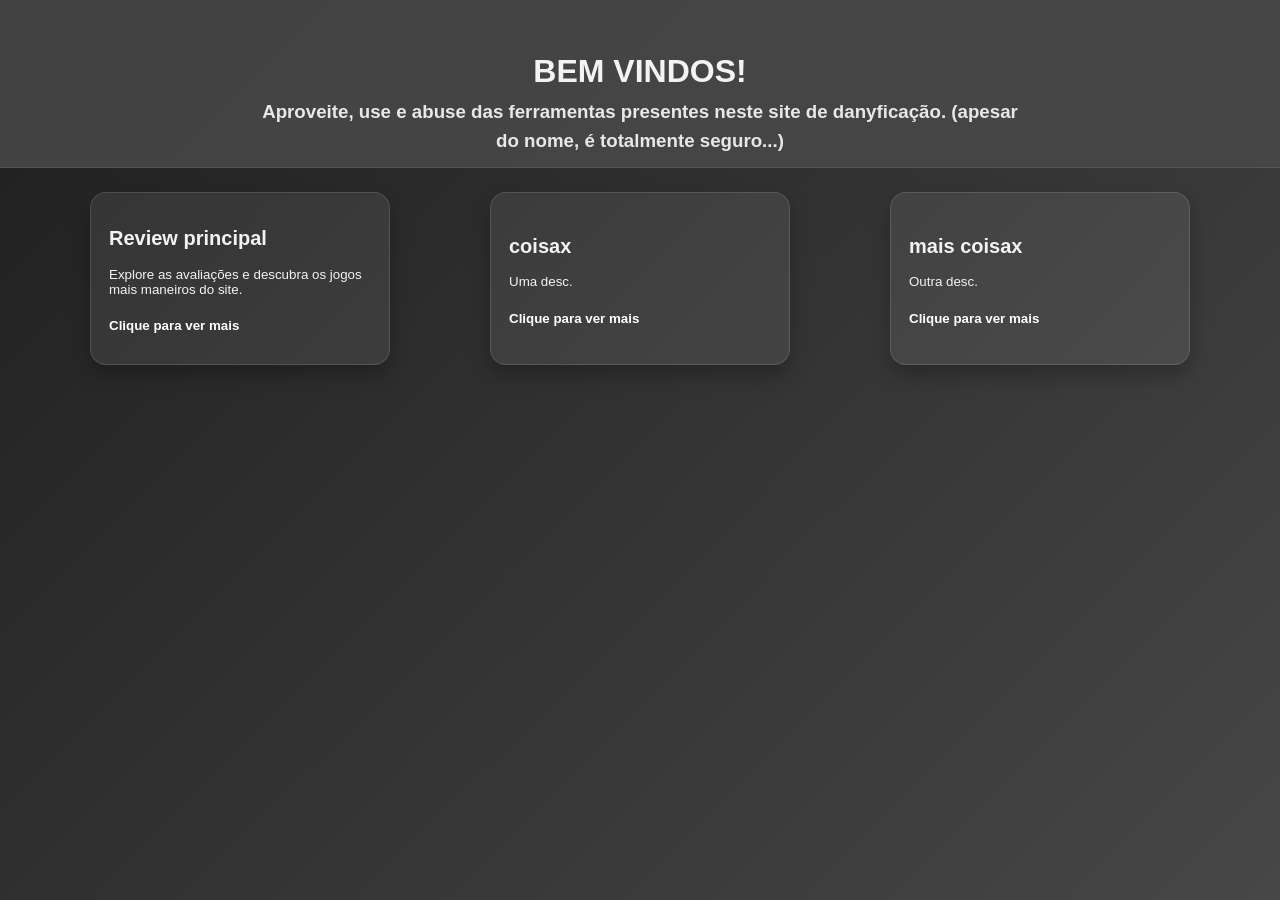
<file: index.html>
<!DOCTYPE html>
<html lang="pt-br">
<head>
    <meta charset="UTF-8">
    <meta name="viewport" content="width=device-width, initial-scale=1.0">
    <title>Danyfication</title>
    <link rel="stylesheet" href="style.css">
</head>
<body>
    <!-- Cabeçalho e texto da página inicial -->
    <div id="header">
        <h1 id="welcome">BEM VINDOS!</h1>
        <h3 id="subtitle">Aproveite, use e abuse das ferramentas presentes neste site de danyficação. (apesar do nome, é totalmente seguro...)</h3>
    </div>

    <!-- Área principal onde os cards de review aparecem -->
    <div id="pag1">
        <div class="CardWrap">
            <div id="ferramentas"></div>
        </div>
    </div>

    <script src="script.js"></script>
</body>
</html>
</file>
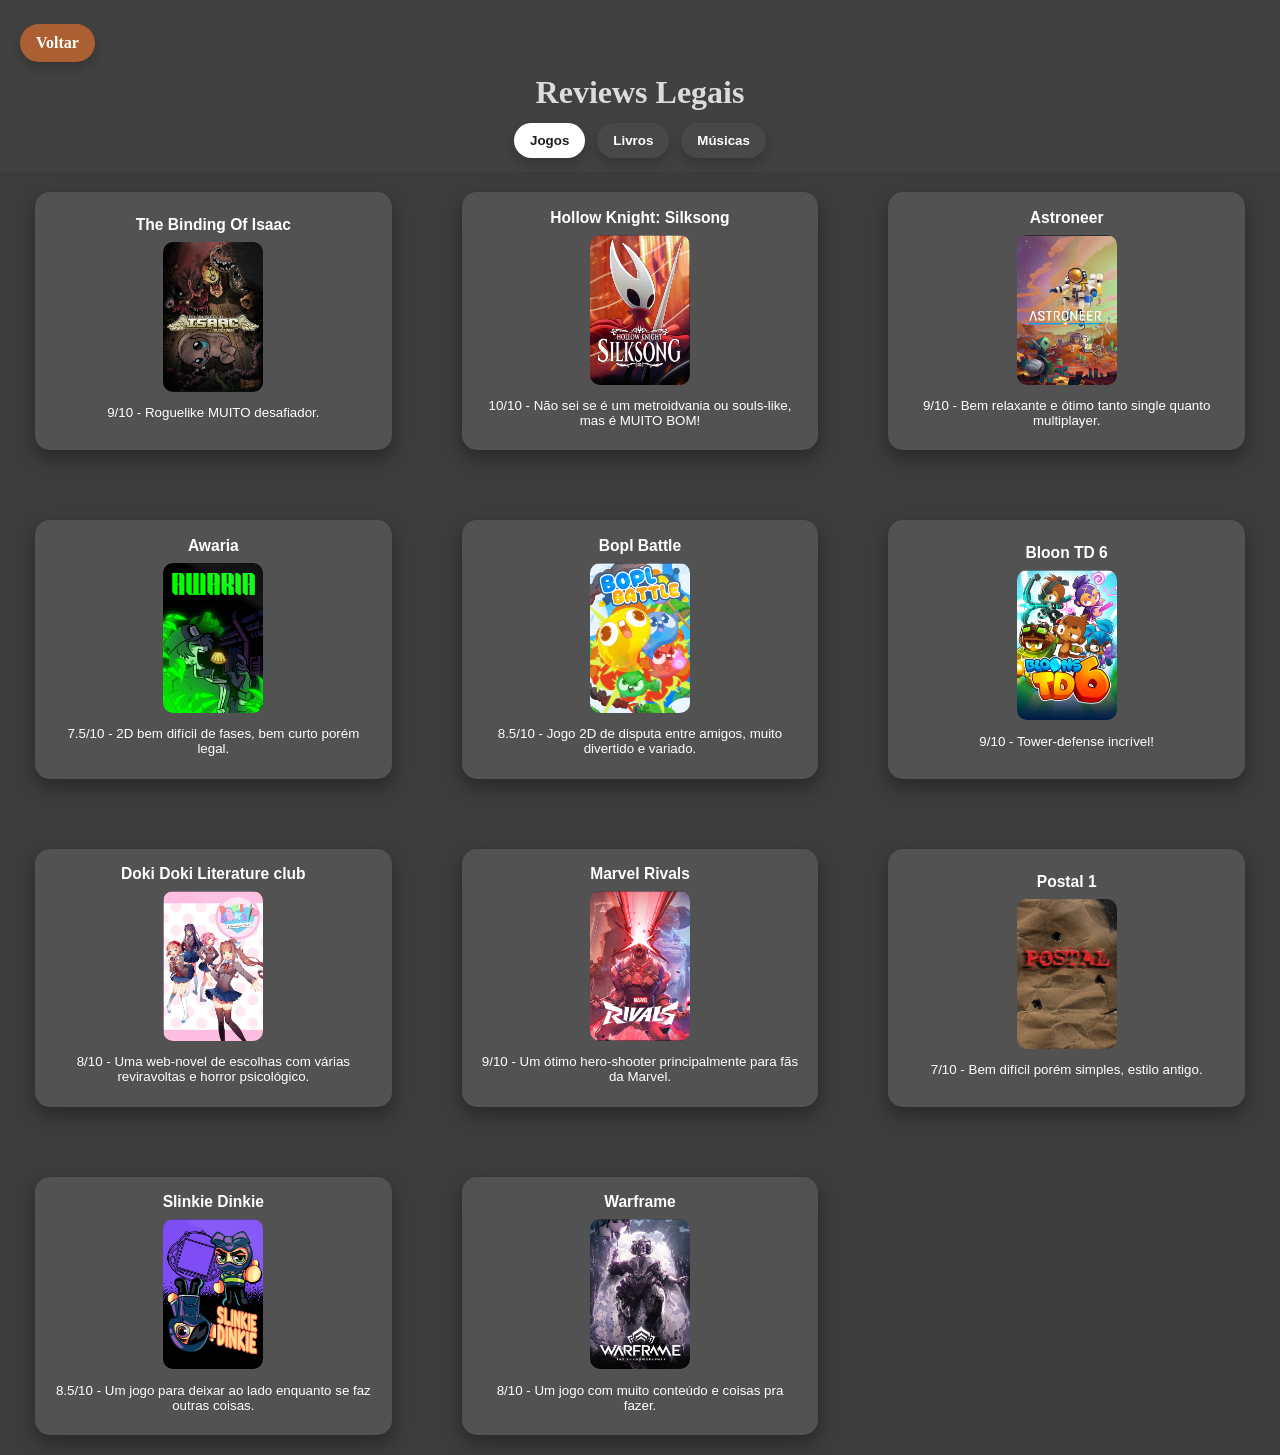
<file: homeReviews.html>
<!DOCTYPE html>
<html lang="pt-br">
<head>
    <meta charset="UTF-8">
    <meta name="viewport" content="width=device-width, initial-scale=1.0">
    <title>Danyfication</title>

    <!-- styles -->
     <link rel="stylesheet" href="homeReviews.css">

</head>
<body>
    <!-- Cabeçalho da página de reviews -->
    <div id="headerReviews">
        <a href="index.html" class="back-button">Voltar</a>
        <h1 id="HRtit">Reviews Legais</h1>
        <div id="qualReview"> </div>
    </div>

    <!-- Div onde os cards das reviews são montados -->
    <div id="tudo"> </div>

    <script src="homeReviews.js"></script>
</body>
</html>
</file>
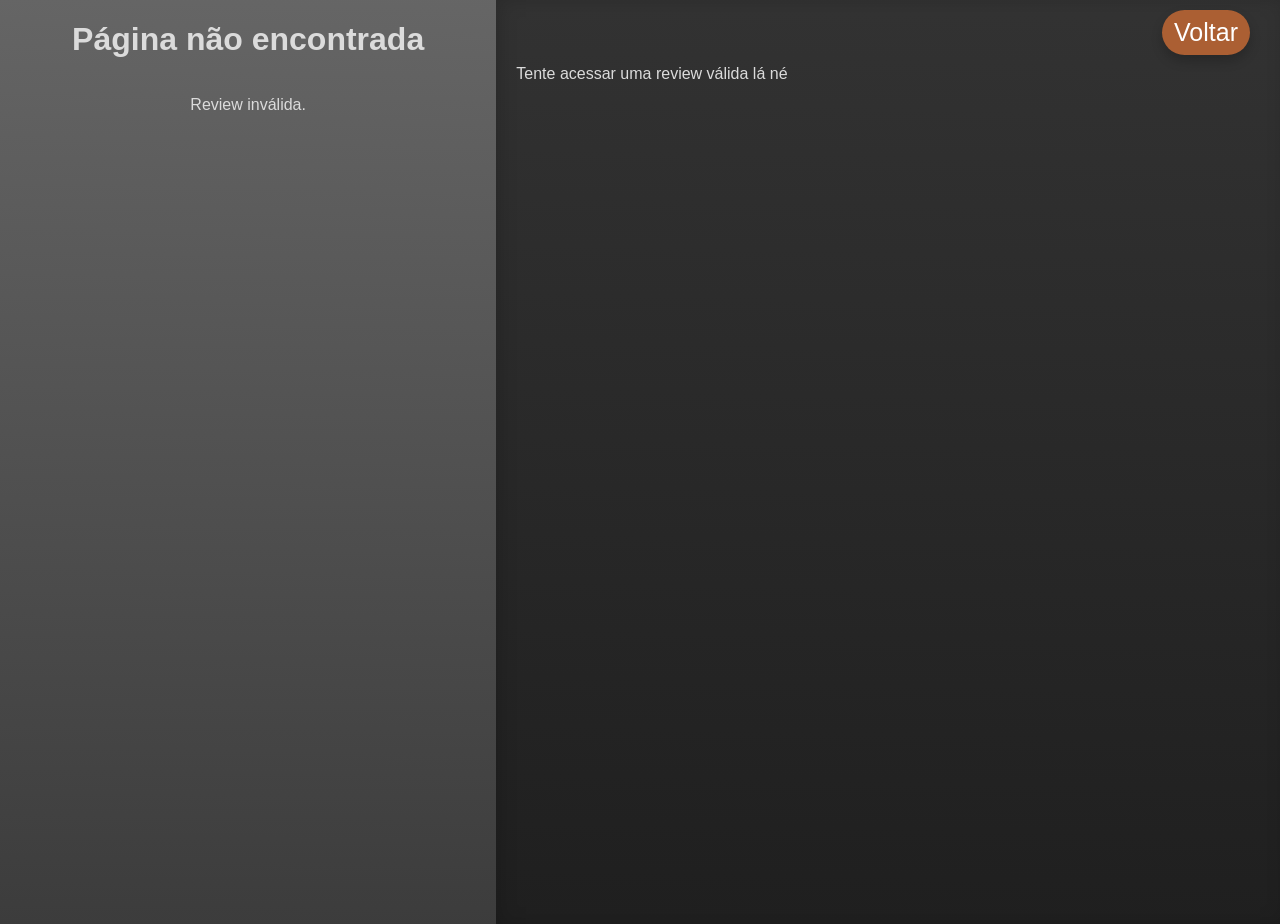
<file: reviews/reviews.html>
<!DOCTYPE html>
<html lang="pt-br">
<head>
    <meta charset="UTF-8">
    <meta name="viewport" content="width=device-width, initial-scale=1.0">
    <title>páginas de reviews</title>
    <link rel="stylesheet" href="reviews.css">
</head>
<body>
    <!-- Layout da página detalhada da review -->
    <div id="content">
        <!-- Lado esquerdo: imagem e informações principais -->
        <div id="game"> </div>
        <!-- Lado direito: texto extra e descrição da review -->
        <div id="desc"> 
            <div class="head">
                <a href="../homeReviews.html" id="voltar" class="back-button">Voltar</a>
            </div>
        </div>
    </div>

    <script src="reviews.js"></script>
</body>
</html>
</file>
<file: style.css>
/* Cores e base do visual da home */
:root {
    --painel: rgba(73, 73, 73, 0.85);
    --text: #f3f3f3;
    --selecionado: #ab5f33;
}


/* Fundo e tipografia geral da página */
body {
    margin: 0;
    min-height: 100vh;
    font-family: Arial, Helvetica, sans-serif;
    background: linear-gradient(135deg, #1f1f1f, #474747);
    color: var(--text);
}

#header {
    padding: 32px 20px 12px;
    text-align: center;
    background: var(--painel);
    border-bottom: 1px solid rgba(255, 255, 255, 0.08);
}

#welcome {
    margin-bottom: 8px;
    font-size: 2rem;
}

#subtitle {
    margin: 0 auto;
    max-width: 760px;
    color: #e8e8e8;
    line-height: 1.5;
}

#pag1 {
    padding: 24px;
}

.CardWrap {
    display: flex;
    justify-content: center;
}

/* Grade dos cards principais da página inicial */
#ferramentas {
    width: min(100%, 1100px);
    display: grid;
    grid-template-columns: repeat(auto-fit, minmax(260px, 1fr));
    gap: 100px;
}

/* Estilo dos blocos clicáveis de review */
.Card {
    width: 100%;
    padding: 18px;
    border: 1px solid rgba(255, 255, 255, 0.12);
    border-radius: 16px;
    background: rgba(255, 255, 255, 0.08);
    color: var(--text);
    text-align: left;
    box-shadow: 0 10px 20px rgba(0, 0, 0, 0.25);
    transition: transform 0.2s ease, background 0.2s ease;
}

.Card:hover {
    transform: translateY(-6px);
    background: var(--selecionado);
}

.RedirectTxt {
    display: inline-block;
    margin-top: 8px;
    font-weight: 700;
    color: #fff;
}
</file>
<file: homeReviews.css>
/* Cores e tema base da página de reviews */
:root {
    --HRtit: rgb(219, 219, 219);
    --bg: rgb(60, 60, 60);
    --blocoSelecionado: rgb(171, 95, 51);
    --blocoNormal: rgb(82, 82, 82);
    --tabInactive: rgba(73, 73, 73, 0.85);
    --tabActive: rgb(255, 255, 255);
    --backButton: rgb(171, 95, 51);
}

/* Grade dos cards de review */
#tudo {
    padding: 20px 35px;
    display: grid;
    grid-template-columns: repeat(auto-fit, minmax(300px, 1fr));
    gap: 70px;
}

body {
    background-color: var(--bg);
    margin: 0;
    padding: 0;
    color: white;
}

#headerReviews {
    display: flex;
    flex-direction: column;
    background-color: rgba(73, 73, 73, 0.4);
    justify-content: center;
    align-items: center;
    padding: 24px 20px 14px;
}

.back-button {
    align-self: flex-start;
    margin-bottom: 12px;
    padding: 10px 16px;
    border: none;
    border-radius: 999px;
    background-color: var(--backButton);
    color: white;
    font-weight: 700;
    text-decoration: none;
    box-shadow: 0 6px 12px rgba(0, 0, 0, 0.2);
    transition: transform 0.2s ease, background-color 0.2s ease;
}

.back-button:hover {
    transform: translateY(-2px);
    background-color: var(--blocoSelecionado);
}

#HRtit {
    font-family: Georgia, 'Times New Roman', Times, serif;
    color: var(--HRtit);
    margin: 0 0 12px;
}

#qualReview {
    display: flex;
    gap: 12px;
    flex-wrap: wrap;
    justify-content: center;
}

.tab-button {
    border: none;
    border-radius: 999px;
    padding: 10px 16px;
    font-weight: 700;
    color: white;
    background-color: var(--tabInactive);
    cursor: pointer;
    transition: all 0.25s ease;
    box-shadow: 0 6px 12px rgba(0, 0, 0, 0.2);
}

.tab-button:hover {
    transform: translateY(-2px);
}

.tab-button.active {
    background-color: var(--tabActive);
    color: #1d1d1d;
}

/* Estilo de cada card de review */
.blocoR {
    width: 100%;
    height: 100%;
    display: flex;
    flex-direction: column;
    place-items: center;
    justify-content: center;
    background-color: var(--blocoNormal);
    border: none;
    border-radius: 15px;
    color: white;
    box-shadow: 0 8px 18px rgba(0, 0, 0, 0.35);
    transform-origin: center center;
    transition: transform 0.35s ease, background-color 0.35s ease, box-shadow 0.35s ease;
    overflow: hidden;
}

.blocoR:hover {
    background-color: var(--blocoSelecionado);
    transform: translateY(-6px);
    box-shadow: 0 12px 24px rgba(0, 0, 0, 0.45);
    z-index: 1;
}

.blocoR .tit,
.blocoR .textin {
    transition: transform 0.35s ease, color 0.35s ease;
    transform-origin: center center;
}

.blocoR:hover .tit {
    transform: scale(1.04);
}

.blocoR:hover .textin {
    transform: scale(1.02);
}

.tit {
    font-family: 'Franklin Gothic Medium', 'Arial Narrow', Arial, sans-serif;
    color: white;
    margin-bottom: 8px;
}

.img {
    width: 100px;
    height: 150px;
    border-radius: 10px;
}

.textin {
    font-family: 'Gill Sans', 'Gill Sans MT', Calibri, 'Trebuchet MS', sans-serif;
    color: white;
    padding: 0 12px 8px;
    text-align: center;
}
</file>
<file: reviews/reviews.css>
/* Paleta de cores das reviews detalhadas */
    :root{
        --tboiGameColor: rgb(150, 97, 0);
        --silksongGameColor: rgb(206, 83, 83);
        --astroneerGameColor: rgb(130, 25, 171);
        --awariaGameColor: rgb(48, 205, 9);
        --boplGameColor: rgb(241, 238, 60);
        --btd6GameColor: rgb(111, 185, 222);
        --ddlcGameColor: rgb(249, 166, 227);
        --mrGameColor: rgb(239, 185, 8);
        --postalGameColor: rgb(215, 44, 44);
        --spgGameColor: rgb(120, 65, 162);
        --warframeGameColor: rgb(70, 98, 126);
        --backgroundGame:rgb(104, 104, 104);
        --backgroundDesc:rgb(50, 50, 50);
        --lightTexts: rgb(219, 219, 219);
        --darkTexts: rgb(23, 23, 23);
        --backButton: rgb(171, 95, 51);
    }

/* Base visual da página de detalhes */
body{
    margin: 0;
    padding: 0;
    background: linear-gradient(135deg, #2b2b2b, #5a5a5a);
    color: var(--lightTexts);
    font-family: 'Gill Sans', 'Gill Sans MT', Calibri, 'Trebuchet MS', sans-serif;
}

/* Estrutura principal em duas colunas */
#content{
    display: flex;
    flex-direction: row;
    width: 100%;
    min-height: 100vh;
    margin: 0;
    padding: 0;
}

.head{
    padding: 10px;
    display: flex;
    align-items: end;
    justify-content: end;
}
#voltar{
    text-decoration: none;
    color: white;
    font-size: 25px;
    font-family: 'Gill Sans', 'Gill Sans MT', Calibri, 'Trebuchet MS', sans-serif;
    display: inline-flex;
    align-items: center;
    justify-content: center;
    text-align: center;
    border-radius: 999px;
    padding: 8px 12px;
    background-color: var(--backButton);
    box-shadow: 0 6px 12px rgba(0, 0, 0, 0.2);
    transition: color 0.2s ease, background-color 0.2s ease, transform 0.2s ease;
}

#voltar:hover {
    transform: translateX(-4px);
    background-color: #8c491f;
}


/* Painel esquerdo da página de review */
#game{
    display: flex;
    flex-direction: column;
    background: linear-gradient(180deg, rgba(104,104,104,0.95), rgba(60,60,60,0.98));
    width: 40%;
    min-height: 100vh;
    justify-content: flex-start;
    align-items: center;
    padding: 0 8px 8px;
    box-sizing: border-box;
    box-shadow: 4px 0 18px rgba(0, 0, 0, 0.35);
}

/* Painel direito com o texto da review */
#desc{
    background: linear-gradient(180deg, rgba(50,50,50,0.98), rgba(30,30,30,0.98));
    width: 60%;
    min-height: 100vh;
    padding: 0 20px 24px;
    overflow-y: auto;
    box-shadow: inset 4px 0 18px rgba(0, 0, 0, 0.15);
}

#Tit{
    font-family: Impact, Haettenschweiler, 'Arial Narrow Bold', sans-serif;
    color: white;
    text-shadow: 1px 1px 2px rgba(0, 0, 0, 0.35);
}
#Img{
    width: 50%;
    max-width: 260px;
    height: auto;
    aspect-ratio: 2 / 3;
    object-fit: cover;
    border-radius: 15px;
    margin: 15px;
    box-shadow: 0 10px 20px rgba(0, 0, 0, 0.35);
}
#Nota{
    font-family: 'Franklin Gothic Medium', 'Arial Narrow', Arial, sans-serif;
    color: white;
    margin: 0;
    text-align: center;
}

#Desc1{
    font-family: 'Gill Sans', 'Gill Sans MT', Calibri, 'Trebuchet MS', sans-serif;
    color: white;
    text-align: center;
    margin: 0;
    line-height: 1.4;
}

.infoBloco {
    display: flex;
    flex-direction: column;
    gap: 8px;
    width: 100%;
    background: rgba(255, 255, 255, 0.08);
    border: 1px solid rgba(255, 255, 255, 0.08);
    border-radius: 14px;
    padding: 10px 12px;
    box-sizing: border-box;
    box-shadow: 0 6px 14px rgba(0, 0, 0, 0.18);
}
#Sobre{
    font-family: 'Arial Narrow Bold', sans-serif;
    color: white;
}
#Desc2{
    font-family: 'Gill Sans', 'Gill Sans MT', Calibri, 'Trebuchet MS', sans-serif;
    color: white;
    line-height: 1.5;
}


/* Caixa do título de cada review */
.titles{
    width: 100%;
    min-height: 50px;
    height: auto;
    padding: 8px 10px;
    margin: 15px 0 0;
    display: flex;
    justify-content: center;
    align-items: center;
    text-align: center;
    box-shadow: 0 6px 12px rgba(0, 0, 0, 0.2);
    box-sizing: border-box;
}

.titles h1 {
    margin: 0;
    font-size: clamp(1rem, 2.2vw + 0.6rem, 1.6rem);
    line-height: 1.15;
    word-break: break-word;
}

@media (max-width: 900px) {
    .titles {
        min-height: 56px;
        padding: 10px 12px;
    }

    .titles h1 {
        font-size: clamp(0.95rem, 1.8vw + 0.7rem, 1.3rem);
    }
}


/*estilo de TBOI*/
#tboiTitDiv{
    background-color: var(--tboiGameColor);
}
/*estilo de SILKSONG*/
#silksongTitDiv{
    background-color: var(--silksongGameColor);
}
/*estilo de ASTRONEER*/
#astroneerTitDiv{
    background-color: var(--astroneerGameColor);
}

/*estilo de AWARIA*/
#awariaTitDiv{
    background-color: var(--awariaGameColor);
}

/*estilo de BOPL*/
#boplTitDiv{
    background-color: var(--boplGameColor);
}

/*estilo de BTD6*/
#btd6TitDiv{
    background-color: var(--btd6GameColor);
}

/*estilo de DDLC*/
#ddlcTitDiv{
    background-color: var(--ddlcGameColor);
}

/*estilo de MR*/
#mrTitDiv{
    background-color: var(--mrGameColor);
}

/*estilo de POSTAL*/
#postalTitDiv{
    background-color: var(--postalGameColor);
}

/*estilo de SPG*/
#spgTitDiv{
    background-color: var(--spgGameColor);
}

/*estilo de WARFRAME*/
#warframeTitDiv{
    background-color: var(--warframeGameColor);
}
</file>
